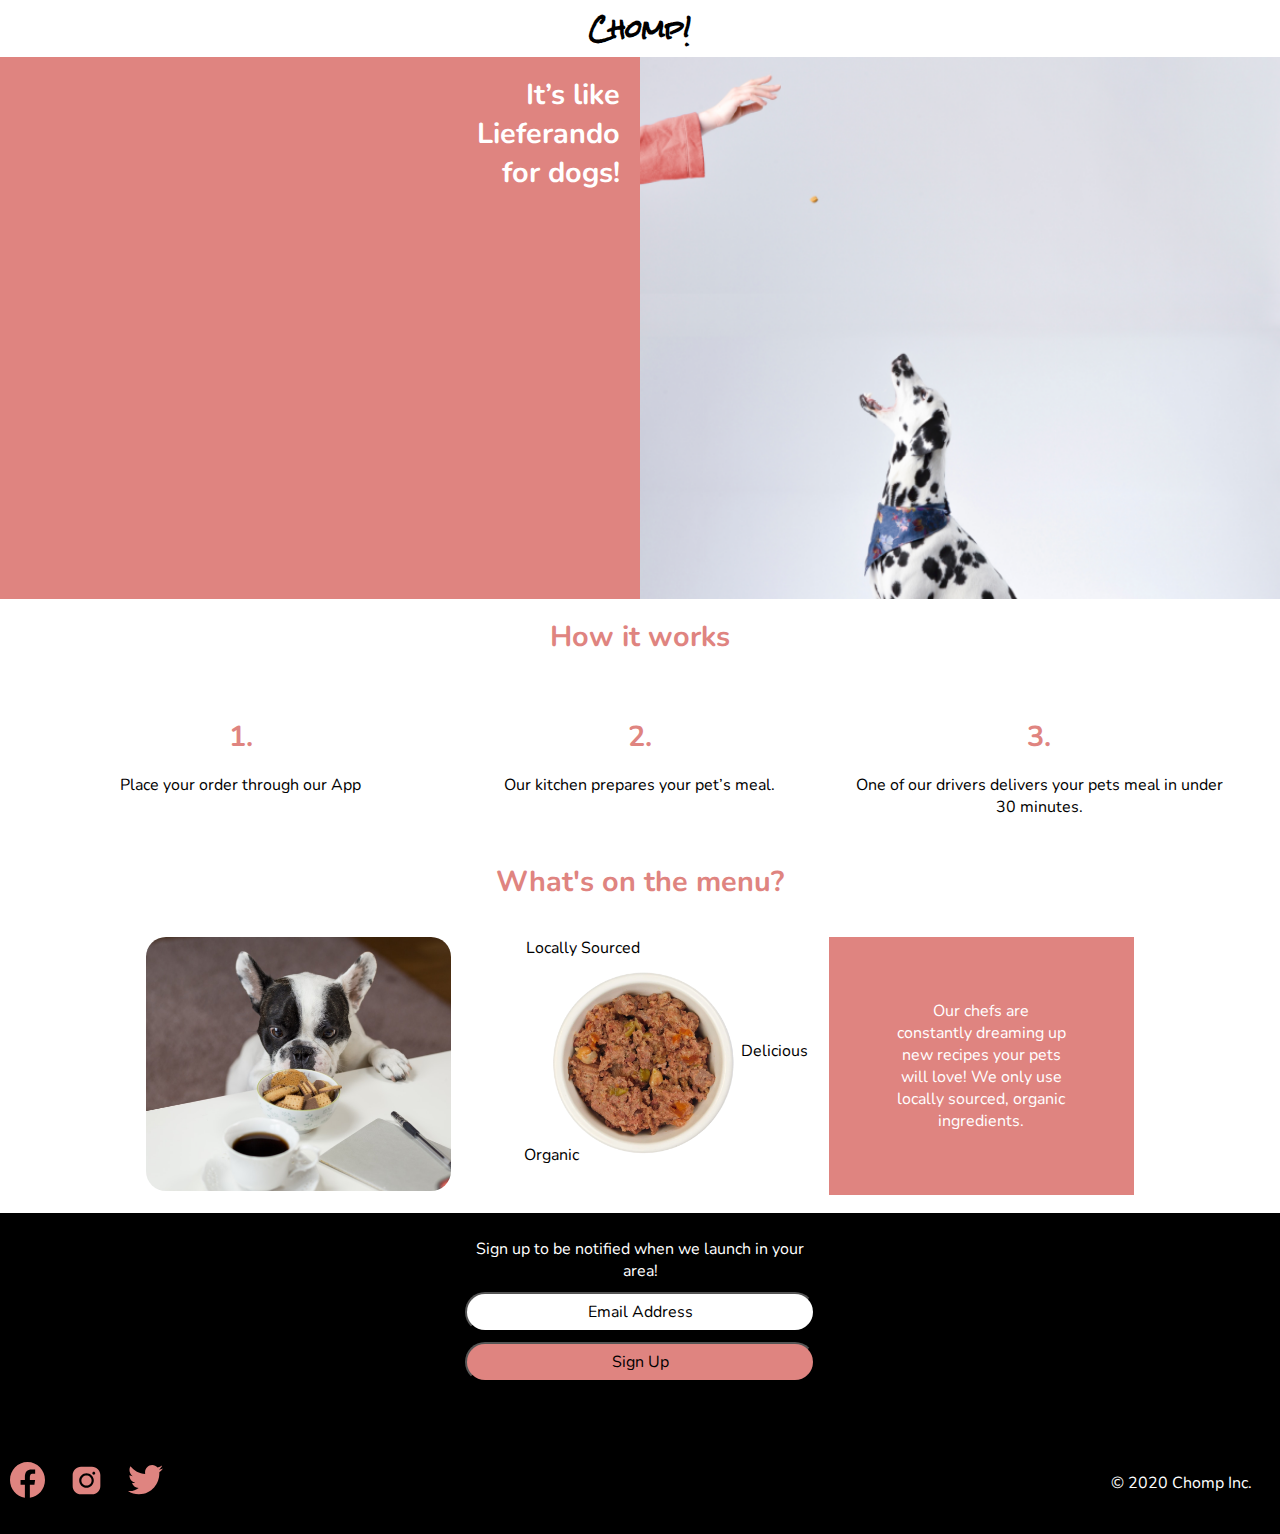
<file: Chomp/index.html>
<!DOCTYPE html>
<html lang="en">
  <head>
    <meta charset="UTF-8" />
    <meta name="viewport" content="width=device-width, initial-scale=1.0" />
    <link rel="stylesheet" href="./assets/css/style.css" />

    <title>Document</title>
  </head>
  <body>
    <header>
      <h2>Chomp!</h2>
    </header>
    <main>
      <div class="hero">
        <div class="liefer">
          <div>
            <h3>It’s like Lieferando for dogs!</h3>
          </div>
          <div>
            <img src="./assets/img/dog1.png" alt="" />
          </div>
        </div>

        <div class="howto">
          <h3>How it works</h3>
        </div>

        <div class="einsZwoDrei">
          <div>
            <h3>1.</h3>
            <p>Place your order through our App</p>
          </div>
          <div>
            <h3>2.</h3>
            <p>Our kitchen prepares your pet’s meal.</p>
          </div>
          <div>
            <h3>3.</h3>
            <p>
              One of our drivers delivers your pets meal in under 30 minutes.
            </p>
          </div>
        </div>

        <div class="howto">
          <h3>What's on the menu?</h3>
        </div>

        <div class="ugly">
          <div class="one">
            <img src="./assets/img/dog2.png" alt="" />
          </div>
          <div class="two">
            <img src="./assets/img/ugly_food.png" alt="" />
            <p class="local">Locally Sourced</p>
            <p class="deli">Delicious</p>
            <p class="orga">Organic</p>
          </div>
          <div class="three">
            <p>
              Our chefs are constantly dreaming up new recipes your pets will
              love! We only use locally sourced, organic ingredients.
            </p>
          </div>
        </div>

        <div class="uglyMobile">
          <div class="topRow">
            <div class="images">
              <div class="img1">
                <img src="./assets/img/dog2.png" alt="" />
              </div>
              <div class="img2">
                <img src="./assets/img/ugly_food.png" alt="" />
                <p class="local">Locally Sourced</p>
                <p class="deli">Delicious</p>
                <p class="orga">Organic</p>
              </div>
            </div>
          </div>
          <div class="three">
            <p>
              Our chefs are constantly dreaming up new recipes your pets will
              love! We only use locally sourced, organic ingredients.
            </p>
          </div>
        </div>

        <div class="pre_footer">
          <div>
            <p>Sign up to be notified when we launch in your area!</p>
          </div>
          <div>
            <button class="btnMail">
              <p>Email Address</p>
            </button>
          </div>
          <div>
            <button class="btnSignMail">
              <p>Sign Up</p>
            </button>
          </div>
        </div>
      </div>
    </main>
    <footer>
      <div class="icons">
        <img src="./assets/img/icons8-facebook.svg" alt="" />
        <img src="./assets/img/icons8-instagram.svg" alt="" />
        <img src="./assets/img/icons8-twitter.svg" alt="" />
      </div>
      <div class="copyright">
        <p>© 2020 Chomp Inc.</p>
      </div>
    </footer>
  </body>
</html>
</file>
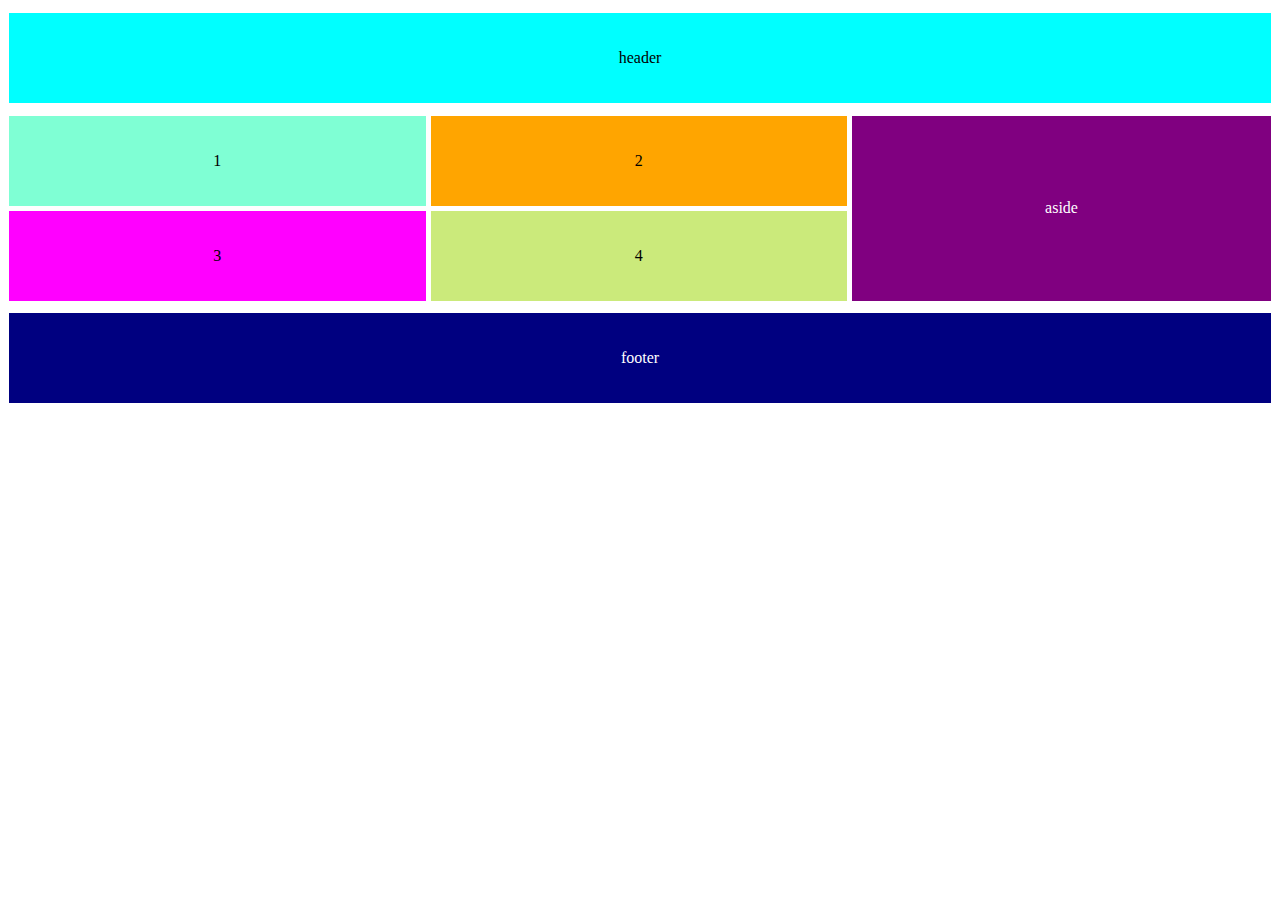
<file: Colored-pattern/index.html>
<!DOCTYPE html>
<html lang="en">
  <head>
    <meta charset="UTF-8" />
    <meta name="viewport" content="width=device-width, initial-scale=1.0" />
    <link rel="stylesheet" href="./assets/css/style.css" />
    <title>Document</title>
  </head>
  <body>
    <header>header</header>
    <main>
      <div class="articles">
        <div class="article article1">1</div>
        <div class="article article2">2</div>
        <div class="article article3">3</div>
        <div class="article article4">4</div>
      </div>
      <div class="aside">aside</div>
    </main>
    <footer>footer</footer>
  </body>
</html>
</file>
<file: Chomp/assets/css/style.css>
@font-face {
    font-family: "Rock Salt";
    src: url("../font/RockSalt-Regular.ttf");
}

@font-face {
    font-family: "Nunito";
    src: url("../font/Nunito-Bold.ttf");
}

@font-face {
    font-family: "Nunito_Reg";
    src: url("../font/Nunito-Regular.ttf");
}

:root {
    --main-color: #DF8480;
    --h-f-green: #1A3129;
    --space-l-r: 0 5vw
}

* {
    margin: 0;
    padding: 0;
    box-sizing: border-box;
}

header {
    font-family: "Rock Salt";
    text-align: center;
    padding: 2vh auto;
}

.hero .liefer {
    display: flex;
}

.hero .liefer div {
    width: 50%;
}

.hero .liefer div img {
    width: 50vw;
    height: 100%;
}

.hero .liefer div:nth-of-type(1) {
    background-color: var(--main-color);
    color: white;
    display: flex;
    justify-content: end;
}

.hero .liefer div:nth-of-type(1) h3 {
    width: 160px;
    color: white;
    text-align: right;
    margin-right: 20px;
}

h3 {
    font-family: "Nunito";
    padding: 2vh 0;
    text-align: center;
    font-weight: 600;
    font-size: 1.8rem;
    color: var(--main-color);
}

p {
    font-family: "Nunito_Reg";
    text-align: center;
    font-size: 1rem;
}

.einsZwoDrei {
    display: flex;
    justify-content: space-evenly;
    text-align: center;
    align-content: center;
    margin: 2%;
}

.einsZwoDrei div {
    width: 30%;
}

.ugly {
    display: flex;
    justify-content: space-between;
    width: 80%;
    margin: 0 auto;
}


.uglyMobile {
    display: none;
}

.one img {
    width: 100%;
    border-radius: 20px;
}

.ugly div {
    margin: 2vh;
    width: 30%;
    text-align: center;
    align-content: center;
}

.two img {
    width: 70%;
}

.two,
.img2 {
    position: relative;
}

.local {
    position: absolute;

    top: 0;
    right: 50%;
}

.deli {
    position: absolute;

    top: 40%;
    right: -5%;
}

.orga {
    position: absolute;

    top: 80%;
    right: 70%;
}

.three {
    display: flex;
    justify-content: center;
    background-color: var(--main-color);
    color: white;
    padding: 10px;
}

.three p {
    align-content: center;
    text-align: center;
    width: 60%;
}

.pre_footer,
footer {
    background-color: black;
    color: white;
}

.pre_footer {
    display: flex;
    flex-direction: column;
    align-items: center;

    padding: 20px;
}

.pre_footer div {
    margin: 5px;
    width: 350px;
}

button {
    border-radius: 25px;
    height: 40px;
    width: 100%;
}

.btnMail {
    background-color: white;
}

.btnSignMail {
    background-color: var(--main-color);

    margin-bottom: 5vh;
}

footer {
    display: flex;
    padding-bottom: 20px;
}

.icons {
    width: calc(100% - 170px);
}

.icons img {
    margin: 10px;
    width: 35px;
}

.copyright {
    width: 200px;
    padding: 20px;
}


@media screen and (max-width: 1200px) {
    .ugly {
        width: 100%;
    }

    .uglyMobile {
        display: none;
    }
}

@media screen and (max-width: 900px) {

    .hero .liefer div img {
        width: 100vw;
    }

    .ugly {
        display: none;
    }

    .uglyMobile {
        display: flex;
        flex-direction: column;
        width: 100%;
    }
    
    .images {
        display: flex;
        flex-direction: row;
        justify-content: center;
    }

    .img1 img, .img2 img {
        width: 40vw;
    }

    .three {
        width: 100%;
    }

    .liefer div:nth-of-type(1) {
        display: none !important;
    }

    .howto h3 {
        color: white;
        background-color: var(--main-color);
    }

    .einsZwoDrei {
        flex-direction: column;
        align-items: start;
    }

    .einsZwoDrei div {
        display: flex;
        align-items: center;
        width: 100%;
    }

    .einsZwoDrei h3 {
        margin-right: 10px;
    }

}

@media screen and (max-width: 600px) {
    header {
        background-color: #dce0e6;
    }

    .hero .liefer div img {
        width: 100vw;
    }

    .uglyMobile {
        display: none;
    }

    .ugly {
        display: block;
    }

    .ugly div {
        width: 85%;
    }

    .three {
        background-color: white;
        color: black;
        width: 80%;
    }

    .three p {
        width: 80%;
    }

    footer {
        flex-direction: column;
        text-align: center;
        align-items: center;

    }

    .icons {
        width: 100%;
    }

    .icons img {
        margin: 0 30px;
    }
}
</file>
<file: Colored-pattern/assets/css/style.css>
:root {
    --main-color: #CBEA7B;
    --h-f-green: #1A3129;
    --space-l-r: 0 5vw
}


* {
    margin: 0;
    padding: 0;
    box-sizing: border-box;
}

.article,
.aside,
header,
footer {

    align-content: center;
    text-align: center;
}

.article,
header,
footer {
    height: 10vh;
}

body {
    display: flex;
    flex-direction: column;
    gap: 1vw;
    height: 60vh;
    margin: 1vw 1vh;
}

header {
    background-color: aqua;
}

main {
    display: flex;
    gap: 5px;
}

.articles {
    display: flex;
    flex-wrap: wrap;
    gap: 5px;
    flex: 2;
}

.article {
    flex: 1 1 40%;
}


.article1 {
    background-color: aquamarine;
}

.article2 {
    background-color: orange;
}

.article3 {
    background-color: fuchsia;
}

.article4 {
    background-color: #CBEA7B;
}

.aside {
    background-color: purple;
    color: white;
    flex: 1;
}

footer {
    background-color: navy;
    color: white;

    /* flex-direction: column; */
    /* order: -1; */
}

@media (max-width: 768px) {
    main {
        flex-direction: column-reverse;
        height: 30vh;
    }

}

@media (max-width: 576px) {
    .articles {
        flex-wrap: nowrap;
        flex-direction: column;
        flex: 4;
        /* display: block; */
    }

    main {
        flex-direction: column;
        flex: 1;
    }

}
</file>
